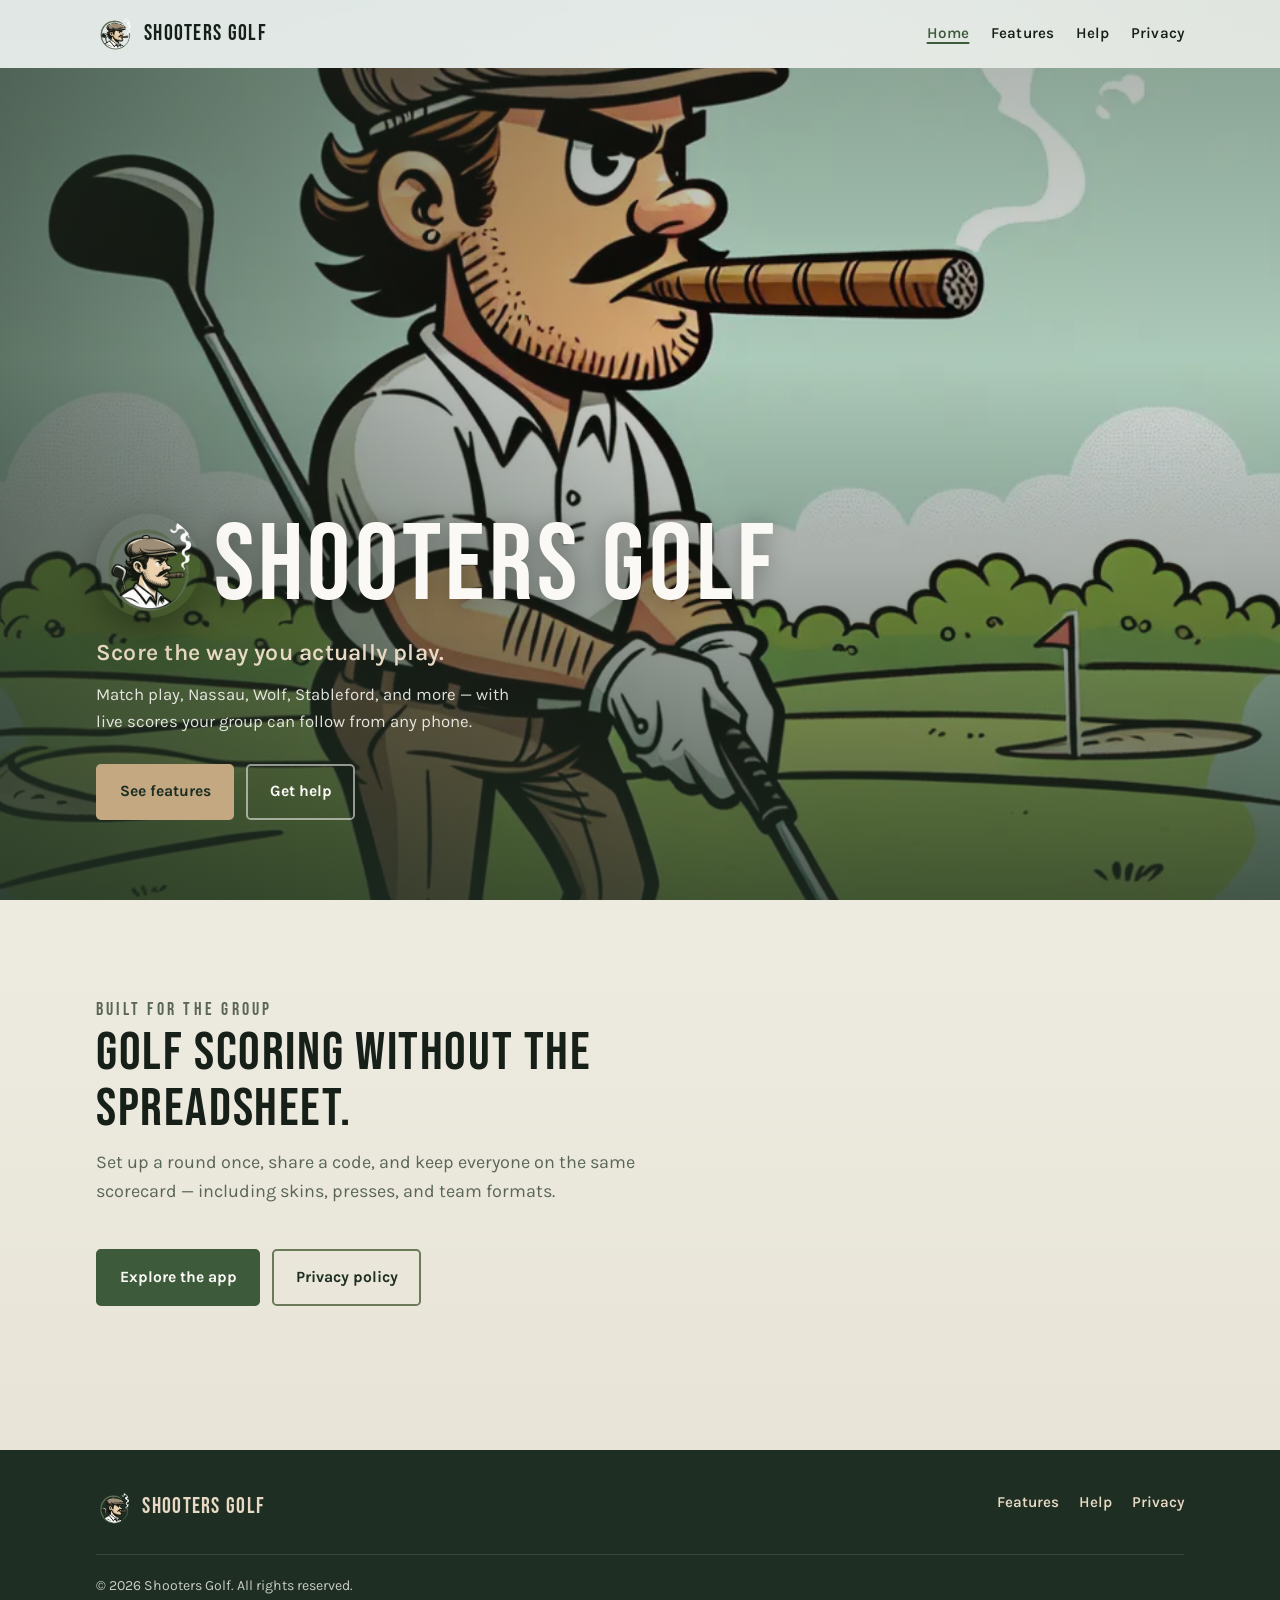
<file: index.html>
<!DOCTYPE html>
<html lang="en">
<head>
  <meta charset="UTF-8" />
  <meta name="viewport" content="width=device-width, initial-scale=1" />
  <title>Shooters Golf — Score the way you play</title>
  <meta name="description" content="Shooters Golf is the golf scoring app for match play, Nassau, Wolf, Stableford, and more — with live leaderboards, GHIN handicaps, and shareable games." />
  <link rel="icon" href="assets/logo.png" type="image/png" />
  <link rel="preconnect" href="https://fonts.googleapis.com" />
  <link rel="preconnect" href="https://fonts.gstatic.com" crossorigin />
  <link href="https://fonts.googleapis.com/css2?family=Bebas+Neue&family=Karla:wght@400;600;700&display=swap" rel="stylesheet" />
  <link rel="stylesheet" href="assets/styles.css" />
</head>
<body>
  <header class="site-header" id="site-header">
    <div class="site-header__inner">
      <a class="brand-link" href="index.html">
        <img src="assets/logo.png" width="40" height="40" alt="" />
        <span>Shooters Golf</span>
      </a>
      <button class="nav-toggle" type="button" aria-expanded="false" aria-controls="site-nav" aria-label="Menu">
        <span></span><span></span><span></span>
      </button>
      <nav class="site-nav" id="site-nav">
        <a href="index.html" aria-current="page">Home</a>
        <a href="features.html">Features</a>
        <a href="help.html">Help</a>
        <a href="privacy.html">Privacy</a>
      </nav>
    </div>
  </header>

  <main class="page">
    <section class="hero" aria-label="Shooters Golf">
      <div class="hero__media" aria-hidden="true">
        <img src="assets/app-icon.png" alt="" />
        <div class="hero__veil"></div>
      </div>
      <div class="hero__content">
        <div class="hero__brand">
          <img src="assets/logo.png" width="104" height="104" alt="" />
          <h1 class="hero__brand-name">Shooters Golf</h1>
        </div>
        <p class="hero__headline">Score the way you actually play.</p>
        <p class="hero__support">Match play, Nassau, Wolf, Stableford, and more — with live scores your group can follow from any phone.</p>
        <div class="cta-row">
          <a class="btn btn--primary" href="features.html">See features</a>
          <a class="btn btn--ghost" href="help.html">Get help</a>
        </div>
      </div>
    </section>

    <section class="section">
      <div class="wrap">
        <div class="section__head">
          <p class="eyebrow">Built for the group</p>
          <h2>Golf scoring without the spreadsheet.</h2>
          <p>Set up a round once, share a code, and keep everyone on the same scorecard — including skins, presses, and team formats.</p>
        </div>
        <div class="cta-row">
          <a class="btn btn--solid" href="features.html">Explore the app</a>
          <a class="btn btn--outline" href="privacy.html">Privacy policy</a>
        </div>
      </div>
    </section>
  </main>

  <footer class="site-footer">
    <div class="site-footer__inner">
      <a class="site-footer__brand" href="index.html">
        <img src="assets/logo.png" width="36" height="36" alt="" />
        Shooters Golf
      </a>
      <nav aria-label="Footer">
        <a href="features.html">Features</a>
        <a href="help.html">Help</a>
        <a href="privacy.html">Privacy</a>
      </nav>
    </div>
    <p class="site-footer__copy">&copy; <span id="year"></span> Shooters Golf. All rights reserved.</p>
  </footer>

  <script src="assets/site.js"></script>
</body>
</html>
</file>
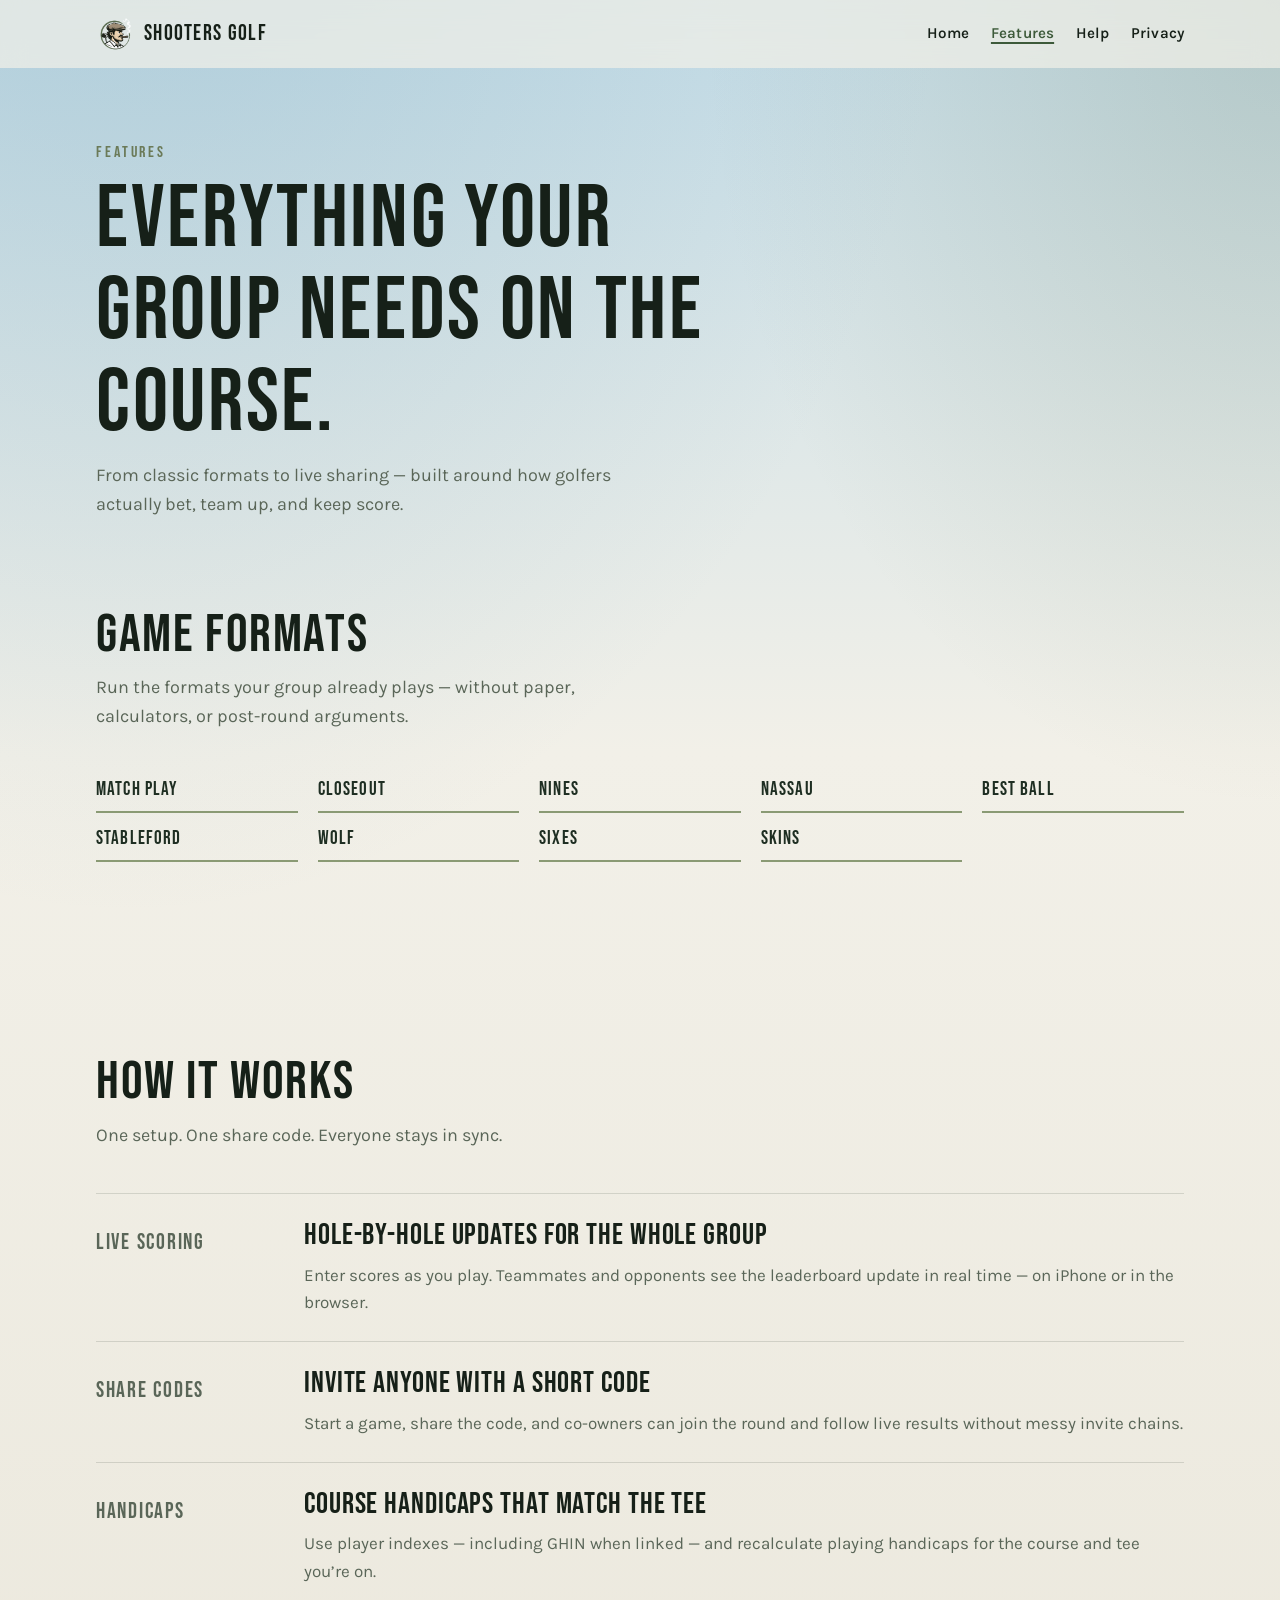
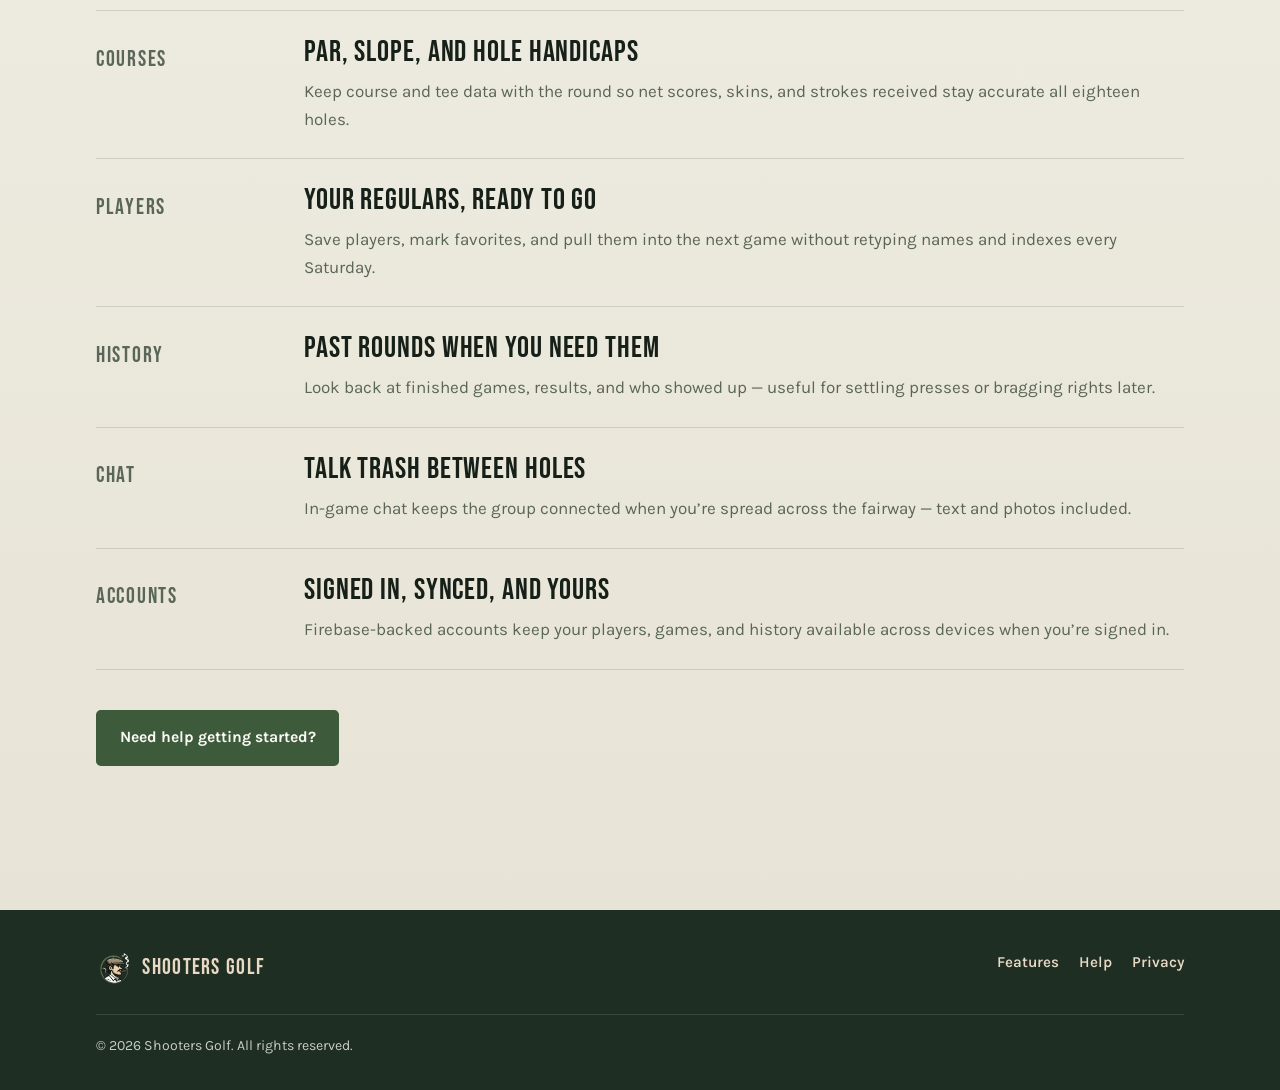
<file: features.html>
<!DOCTYPE html>
<html lang="en">
<head>
  <meta charset="UTF-8" />
  <meta name="viewport" content="width=device-width, initial-scale=1" />
  <title>Features — Shooters Golf</title>
  <meta name="description" content="Game formats, live leaderboards, GHIN handicaps, shared rounds, and chat — everything Shooters Golf brings to your group." />
  <link rel="icon" href="assets/logo.png" type="image/png" />
  <link rel="preconnect" href="https://fonts.googleapis.com" />
  <link rel="preconnect" href="https://fonts.gstatic.com" crossorigin />
  <link href="https://fonts.googleapis.com/css2?family=Bebas+Neue&family=Karla:wght@400;600;700&display=swap" rel="stylesheet" />
  <link rel="stylesheet" href="assets/styles.css" />
</head>
<body>
  <header class="site-header" id="site-header">
    <div class="site-header__inner">
      <a class="brand-link" href="index.html">
        <img src="assets/logo.png" width="40" height="40" alt="" />
        <span>Shooters Golf</span>
      </a>
      <button class="nav-toggle" type="button" aria-expanded="false" aria-controls="site-nav" aria-label="Menu">
        <span></span><span></span><span></span>
      </button>
      <nav class="site-nav" id="site-nav">
        <a href="index.html">Home</a>
        <a href="features.html" aria-current="page">Features</a>
        <a href="help.html">Help</a>
        <a href="privacy.html">Privacy</a>
      </nav>
    </div>
  </header>

  <main class="page">
    <div class="wrap page-hero">
      <p class="eyebrow">Features</p>
      <h1>Everything your group needs on the course.</h1>
      <p class="lede">From classic formats to live sharing — built around how golfers actually bet, team up, and keep score.</p>
    </div>

    <section class="section section--tight">
      <div class="wrap">
        <div class="section__head">
          <h2>Game formats</h2>
          <p>Run the formats your group already plays — without paper, calculators, or post-round arguments.</p>
        </div>
        <div class="game-grid" aria-label="Supported game types">
          <span>Match Play</span>
          <span>Closeout</span>
          <span>Nines</span>
          <span>Nassau</span>
          <span>Best Ball</span>
          <span>Stableford</span>
          <span>Wolf</span>
          <span>Sixes</span>
          <span>Skins</span>
        </div>
      </div>
    </section>

    <section class="section">
      <div class="wrap">
        <div class="section__head">
          <h2>How it works</h2>
          <p>One setup. One share code. Everyone stays in sync.</p>
        </div>
        <div class="feature-list">
          <article class="feature-row">
            <p class="feature-row__label">Live scoring</p>
            <div>
              <h3>Hole-by-hole updates for the whole group</h3>
              <p>Enter scores as you play. Teammates and opponents see the leaderboard update in real time — on iPhone or in the browser.</p>
            </div>
          </article>
          <article class="feature-row">
            <p class="feature-row__label">Share codes</p>
            <div>
              <h3>Invite anyone with a short code</h3>
              <p>Start a game, share the code, and co-owners can join the round and follow live results without messy invite chains.</p>
            </div>
          </article>
          <article class="feature-row">
            <p class="feature-row__label">Handicaps</p>
            <div>
              <h3>Course handicaps that match the tee</h3>
              <p>Use player indexes — including GHIN when linked — and recalculate playing handicaps for the course and tee you’re on.</p>
            </div>
          </article>
          <article class="feature-row">
            <p class="feature-row__label">Courses</p>
            <div>
              <h3>Par, slope, and hole handicaps</h3>
              <p>Keep course and tee data with the round so net scores, skins, and strokes received stay accurate all eighteen holes.</p>
            </div>
          </article>
          <article class="feature-row">
            <p class="feature-row__label">Players</p>
            <div>
              <h3>Your regulars, ready to go</h3>
              <p>Save players, mark favorites, and pull them into the next game without retyping names and indexes every Saturday.</p>
            </div>
          </article>
          <article class="feature-row">
            <p class="feature-row__label">History</p>
            <div>
              <h3>Past rounds when you need them</h3>
              <p>Look back at finished games, results, and who showed up — useful for settling presses or bragging rights later.</p>
            </div>
          </article>
          <article class="feature-row">
            <p class="feature-row__label">Chat</p>
            <div>
              <h3>Talk trash between holes</h3>
              <p>In-game chat keeps the group connected when you’re spread across the fairway — text and photos included.</p>
            </div>
          </article>
          <article class="feature-row">
            <p class="feature-row__label">Accounts</p>
            <div>
              <h3>Signed in, synced, and yours</h3>
              <p>Firebase-backed accounts keep your players, games, and history available across devices when you’re signed in.</p>
            </div>
          </article>
        </div>

        <div class="cta-row" style="margin-top: 2.5rem">
          <a class="btn btn--solid" href="help.html">Need help getting started?</a>
        </div>
      </div>
    </section>
  </main>

  <footer class="site-footer">
    <div class="site-footer__inner">
      <a class="site-footer__brand" href="index.html">
        <img src="assets/logo.png" width="36" height="36" alt="" />
        Shooters Golf
      </a>
      <nav aria-label="Footer">
        <a href="features.html">Features</a>
        <a href="help.html">Help</a>
        <a href="privacy.html">Privacy</a>
      </nav>
    </div>
    <p class="site-footer__copy">&copy; <span id="year"></span> Shooters Golf. All rights reserved.</p>
  </footer>

  <script src="assets/site.js"></script>
</body>
</html>
</file>
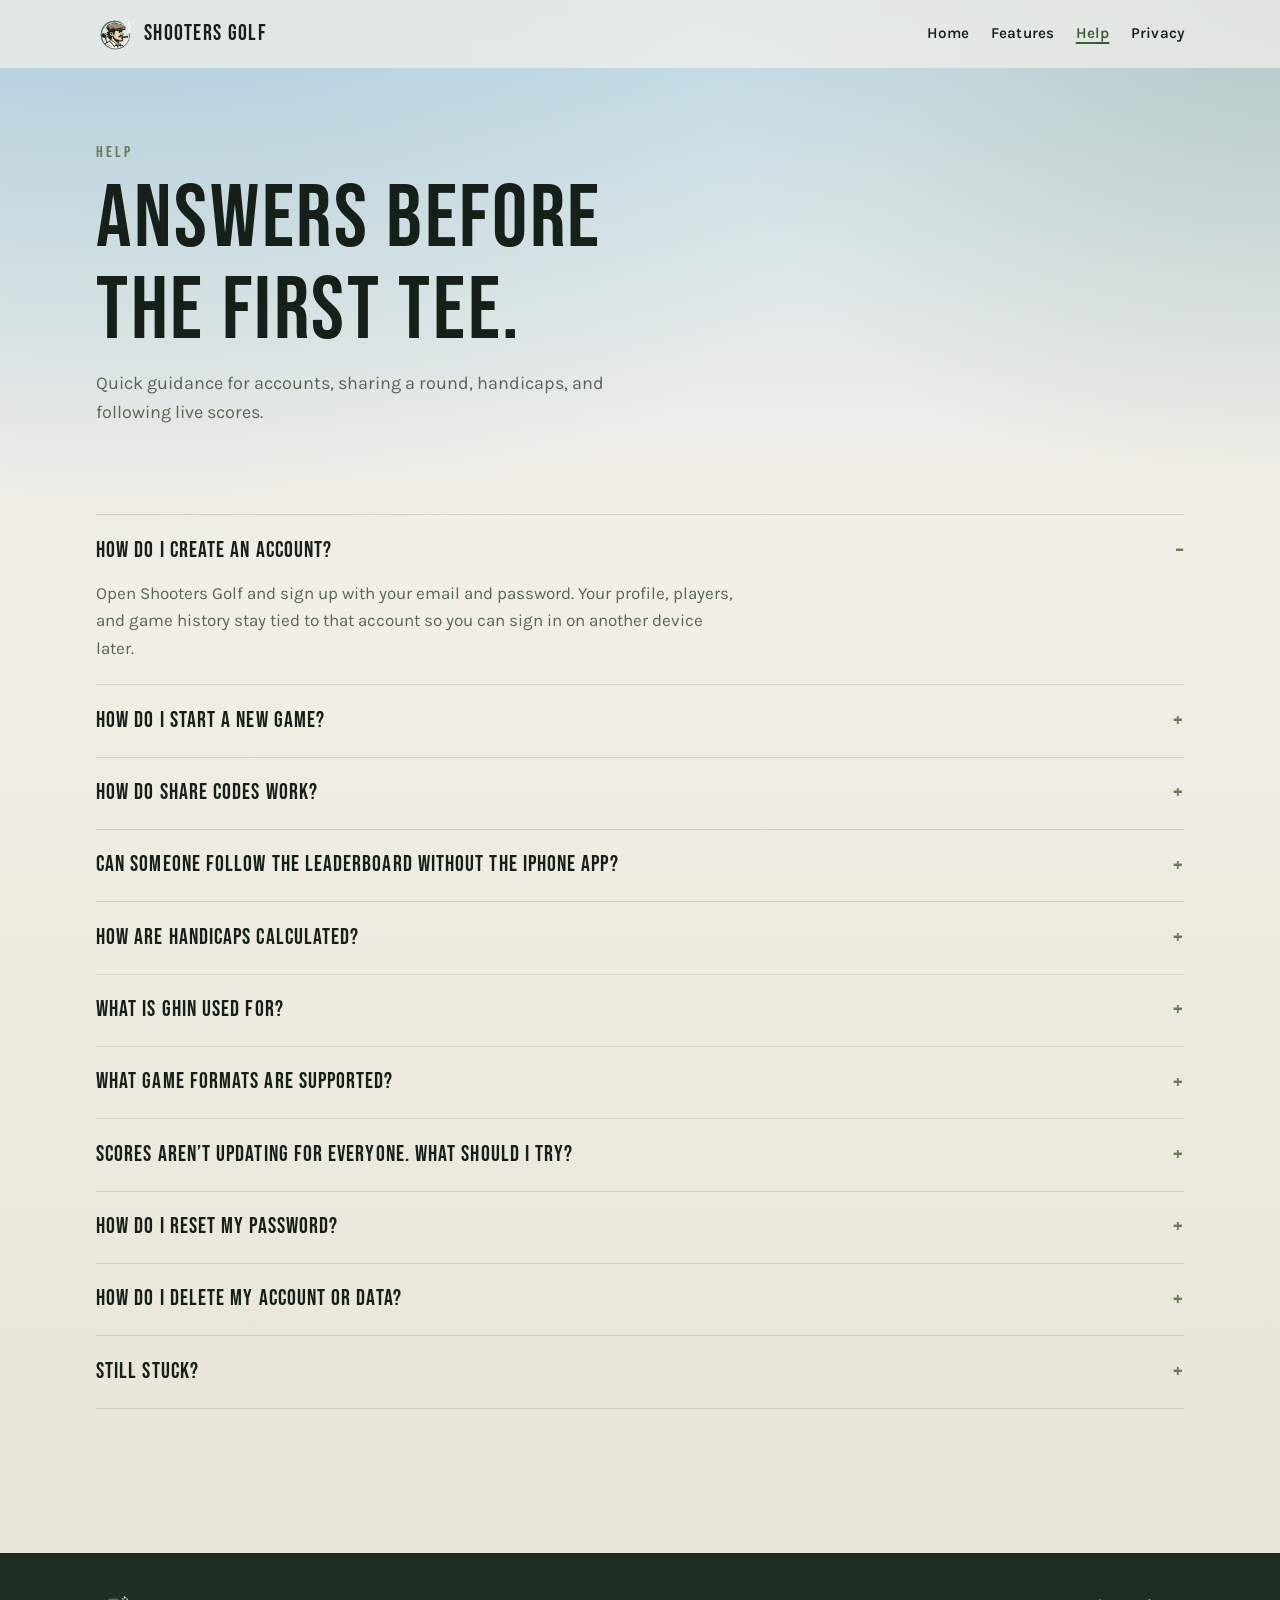
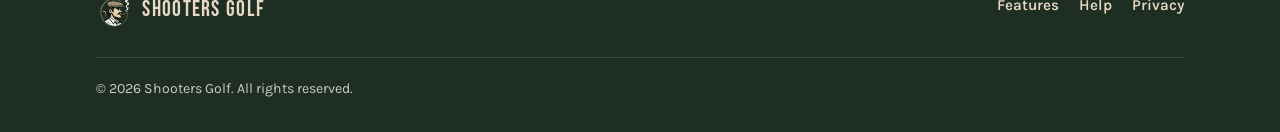
<file: help.html>
<!DOCTYPE html>
<html lang="en">
<head>
  <meta charset="UTF-8" />
  <meta name="viewport" content="width=device-width, initial-scale=1" />
  <title>Help — Shooters Golf</title>
  <meta name="description" content="Get help with Shooters Golf: accounts, starting a game, share codes, handicaps, GHIN, and live leaderboards." />
  <link rel="icon" href="assets/logo.png" type="image/png" />
  <link rel="preconnect" href="https://fonts.googleapis.com" />
  <link rel="preconnect" href="https://fonts.gstatic.com" crossorigin />
  <link href="https://fonts.googleapis.com/css2?family=Bebas+Neue&family=Karla:wght@400;600;700&display=swap" rel="stylesheet" />
  <link rel="stylesheet" href="assets/styles.css" />
</head>
<body>
  <header class="site-header" id="site-header">
    <div class="site-header__inner">
      <a class="brand-link" href="index.html">
        <img src="assets/logo.png" width="40" height="40" alt="" />
        <span>Shooters Golf</span>
      </a>
      <button class="nav-toggle" type="button" aria-expanded="false" aria-controls="site-nav" aria-label="Menu">
        <span></span><span></span><span></span>
      </button>
      <nav class="site-nav" id="site-nav">
        <a href="index.html">Home</a>
        <a href="features.html">Features</a>
        <a href="help.html" aria-current="page">Help</a>
        <a href="privacy.html">Privacy</a>
      </nav>
    </div>
  </header>

  <main class="page">
    <div class="wrap page-hero">
      <p class="eyebrow">Help</p>
      <h1>Answers before the first tee.</h1>
      <p class="lede">Quick guidance for accounts, sharing a round, handicaps, and following live scores.</p>
    </div>

    <section class="section section--tight">
      <div class="wrap">
        <div class="faq">
          <details open>
            <summary>How do I create an account?</summary>
            <p>Open Shooters Golf and sign up with your email and password. Your profile, players, and game history stay tied to that account so you can sign in on another device later.</p>
          </details>
          <details>
            <summary>How do I start a new game?</summary>
            <p>Choose your course and tee, add players, pick a format (Match Play, Nassau, Wolf, Stableford, Sixes, and more), then start scoring hole by hole. You can adjust configs for formats that need them before or during the round.</p>
          </details>
          <details>
            <summary>How do share codes work?</summary>
            <p>When a game is live, the owner can share a short code. Other players enter that code to join as co-owners so they can read the game and follow the leaderboard. Only share codes with people in your group.</p>
          </details>
          <details>
            <summary>Can someone follow the leaderboard without the iPhone app?</summary>
            <p>Yes. With a share code, players can join the live web leaderboard in a browser and see scores update as they’re entered. Anonymous sign-in is used so each viewer has a secure session for joining.</p>
          </details>
          <details>
            <summary>How are handicaps calculated?</summary>
            <p>Each player has a handicap index (plus handicaps are supported). When you set up a round, Shooters Golf can calculate course/playing handicaps from the tee’s rating, slope, and par — and you can recalculate if the roster or tee changes.</p>
          </details>
          <details>
            <summary>What is GHIN used for?</summary>
            <p>If you link a GHIN number (where available), the app can help keep player indexes current instead of typing updates by hand. Handicap updates from GHIN depend on that service being available and correctly configured for the player.</p>
          </details>
          <details>
            <summary>What game formats are supported?</summary>
            <p>Match Play, Closeout, Nines, Nassau (match and stroke variants), 2-Player Best Ball, Stableford, Wolf, Sixes, and skins-related scoring. Open <a href="features.html">Features</a> for the full list and how each fits into a round.</p>
          </details>
          <details>
            <summary>Scores aren’t updating for everyone. What should I try?</summary>
            <p>Confirm everyone joined with the same share code and has a working connection. Have the person entering scores stay signed in, wait a moment for sync, then refresh the leaderboard. If one device was offline, reconnect and let pending hole scores sync before comparing cards.</p>
          </details>
          <details>
            <summary>How do I reset my password?</summary>
            <p>Use the forgot-password option on the sign-in screen. A reset email is sent to the address on your account. Check spam if it doesn’t arrive within a few minutes.</p>
          </details>
          <details>
            <summary>How do I delete my account or data?</summary>
            <p>You can delete your account and associated data from the app. Chat messages are also cleaned up automatically after 14 days. See the <a href="privacy.html">Privacy Policy</a> for what’s stored and how long it’s kept.</p>
          </details>
          <details>
            <summary>Still stuck?</summary>
            <p>Describe what you were doing (starting a game, joining with a code, handicap issue, etc.) and reach out through the contact option in the app. Include your platform (iOS or Android) and roughly when it happened so we can help faster.</p>
          </details>
        </div>
      </div>
    </section>
  </main>

  <footer class="site-footer">
    <div class="site-footer__inner">
      <a class="site-footer__brand" href="index.html">
        <img src="assets/logo.png" width="36" height="36" alt="" />
        Shooters Golf
      </a>
      <nav aria-label="Footer">
        <a href="features.html">Features</a>
        <a href="help.html">Help</a>
        <a href="privacy.html">Privacy</a>
      </nav>
    </div>
    <p class="site-footer__copy">&copy; <span id="year"></span> Shooters Golf. All rights reserved.</p>
  </footer>

  <script src="assets/site.js"></script>
</body>
</html>
</file>
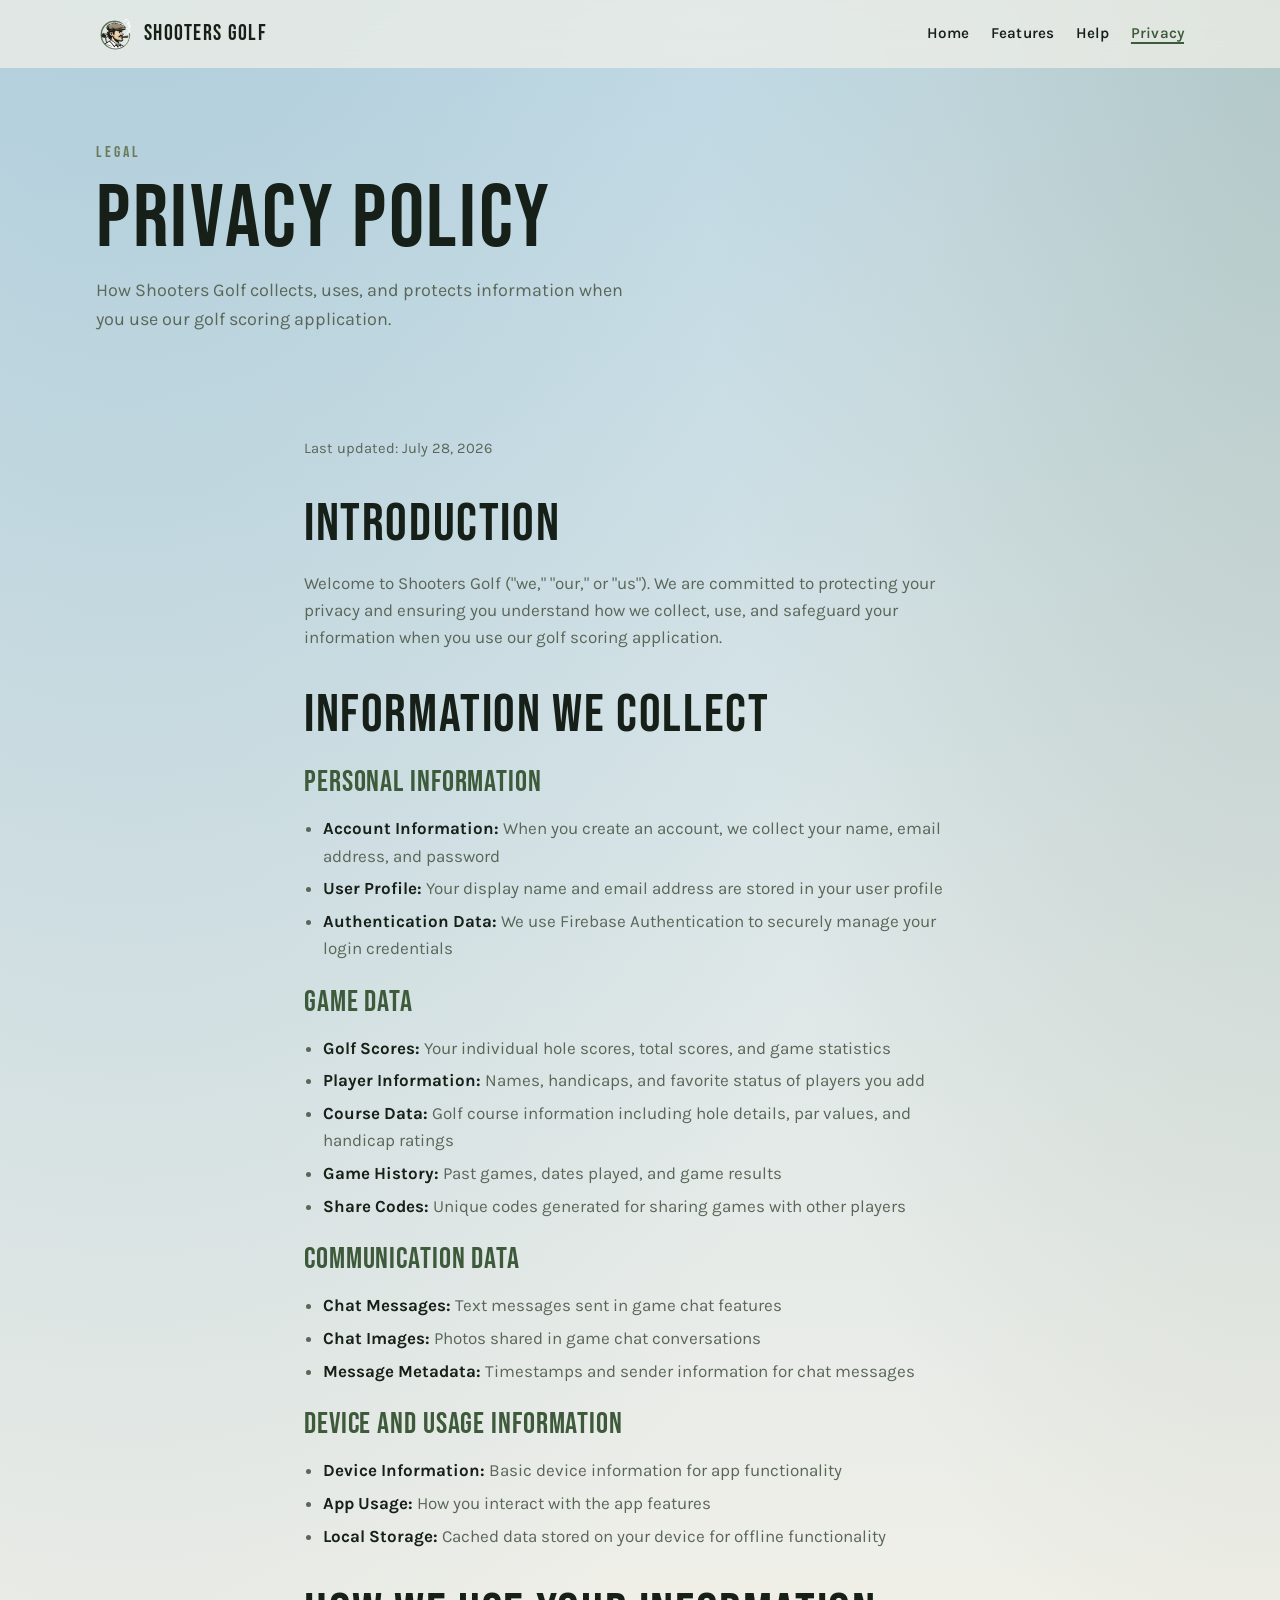
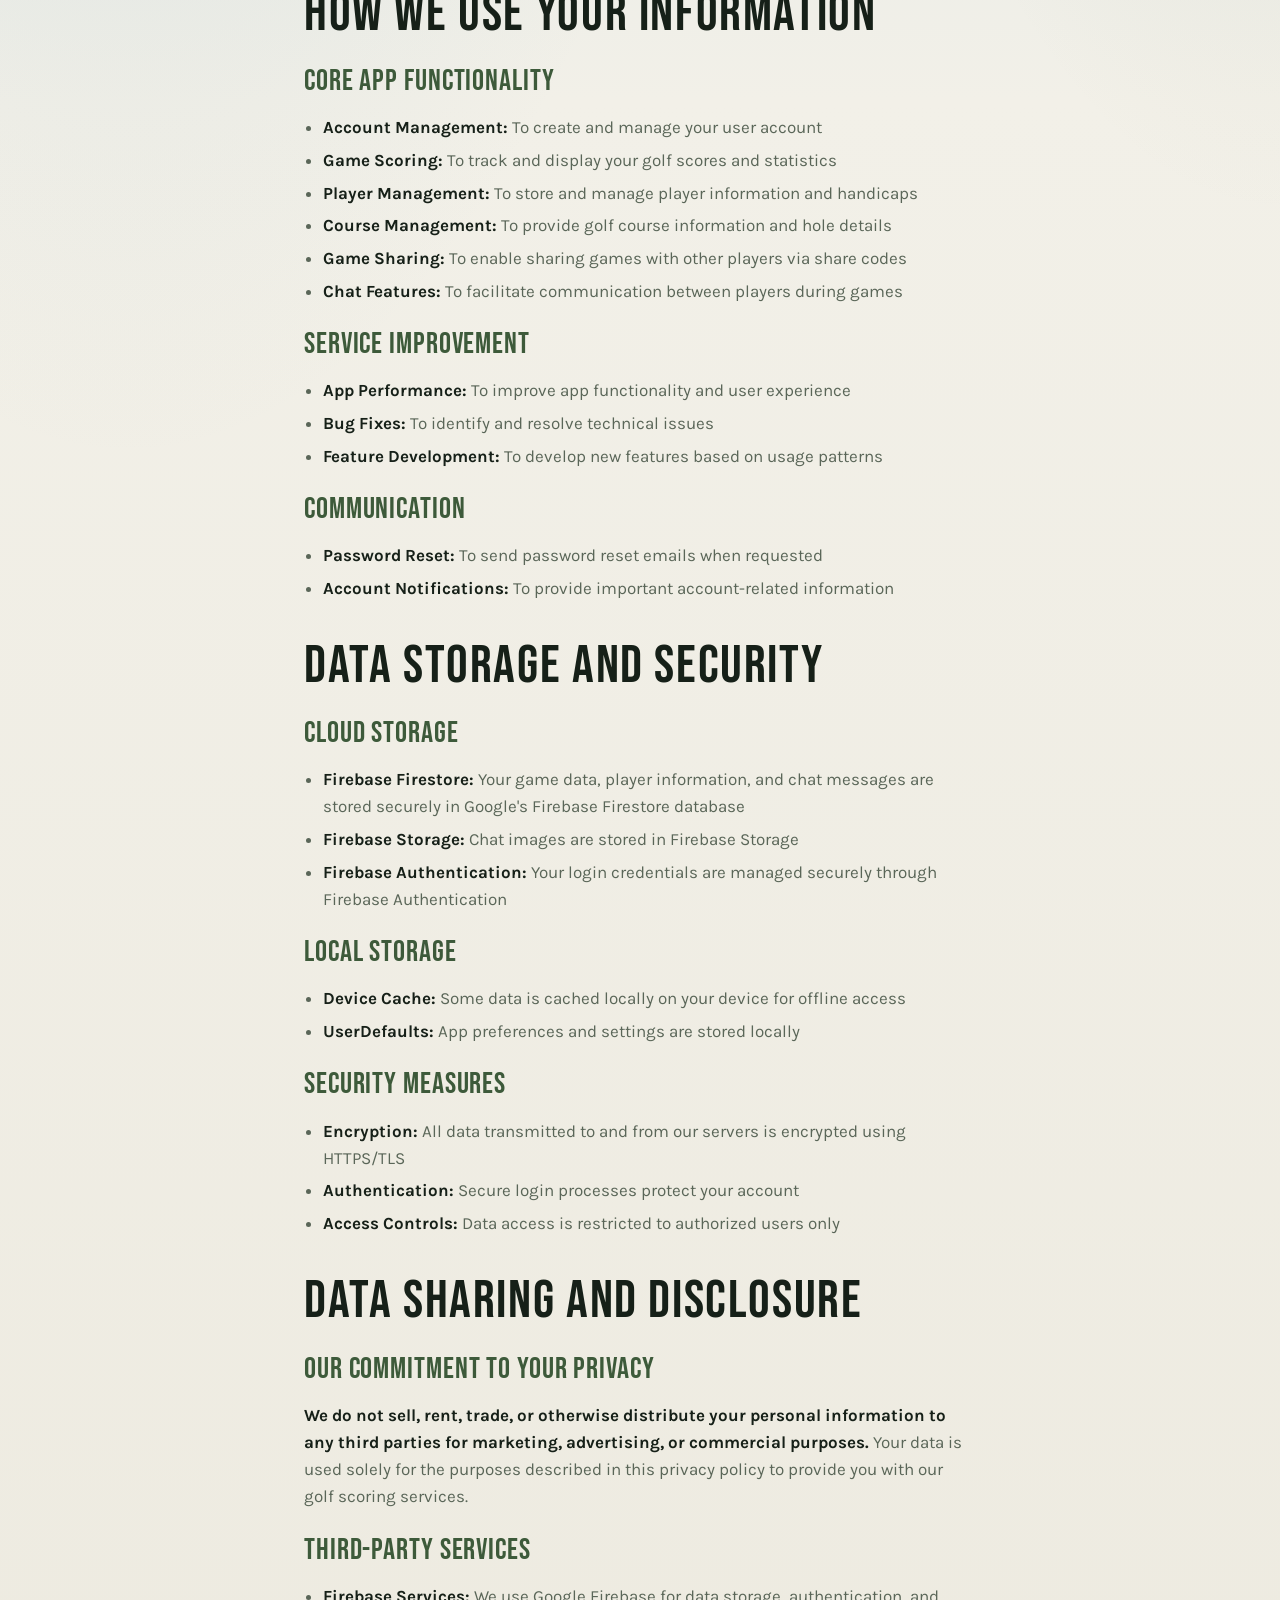
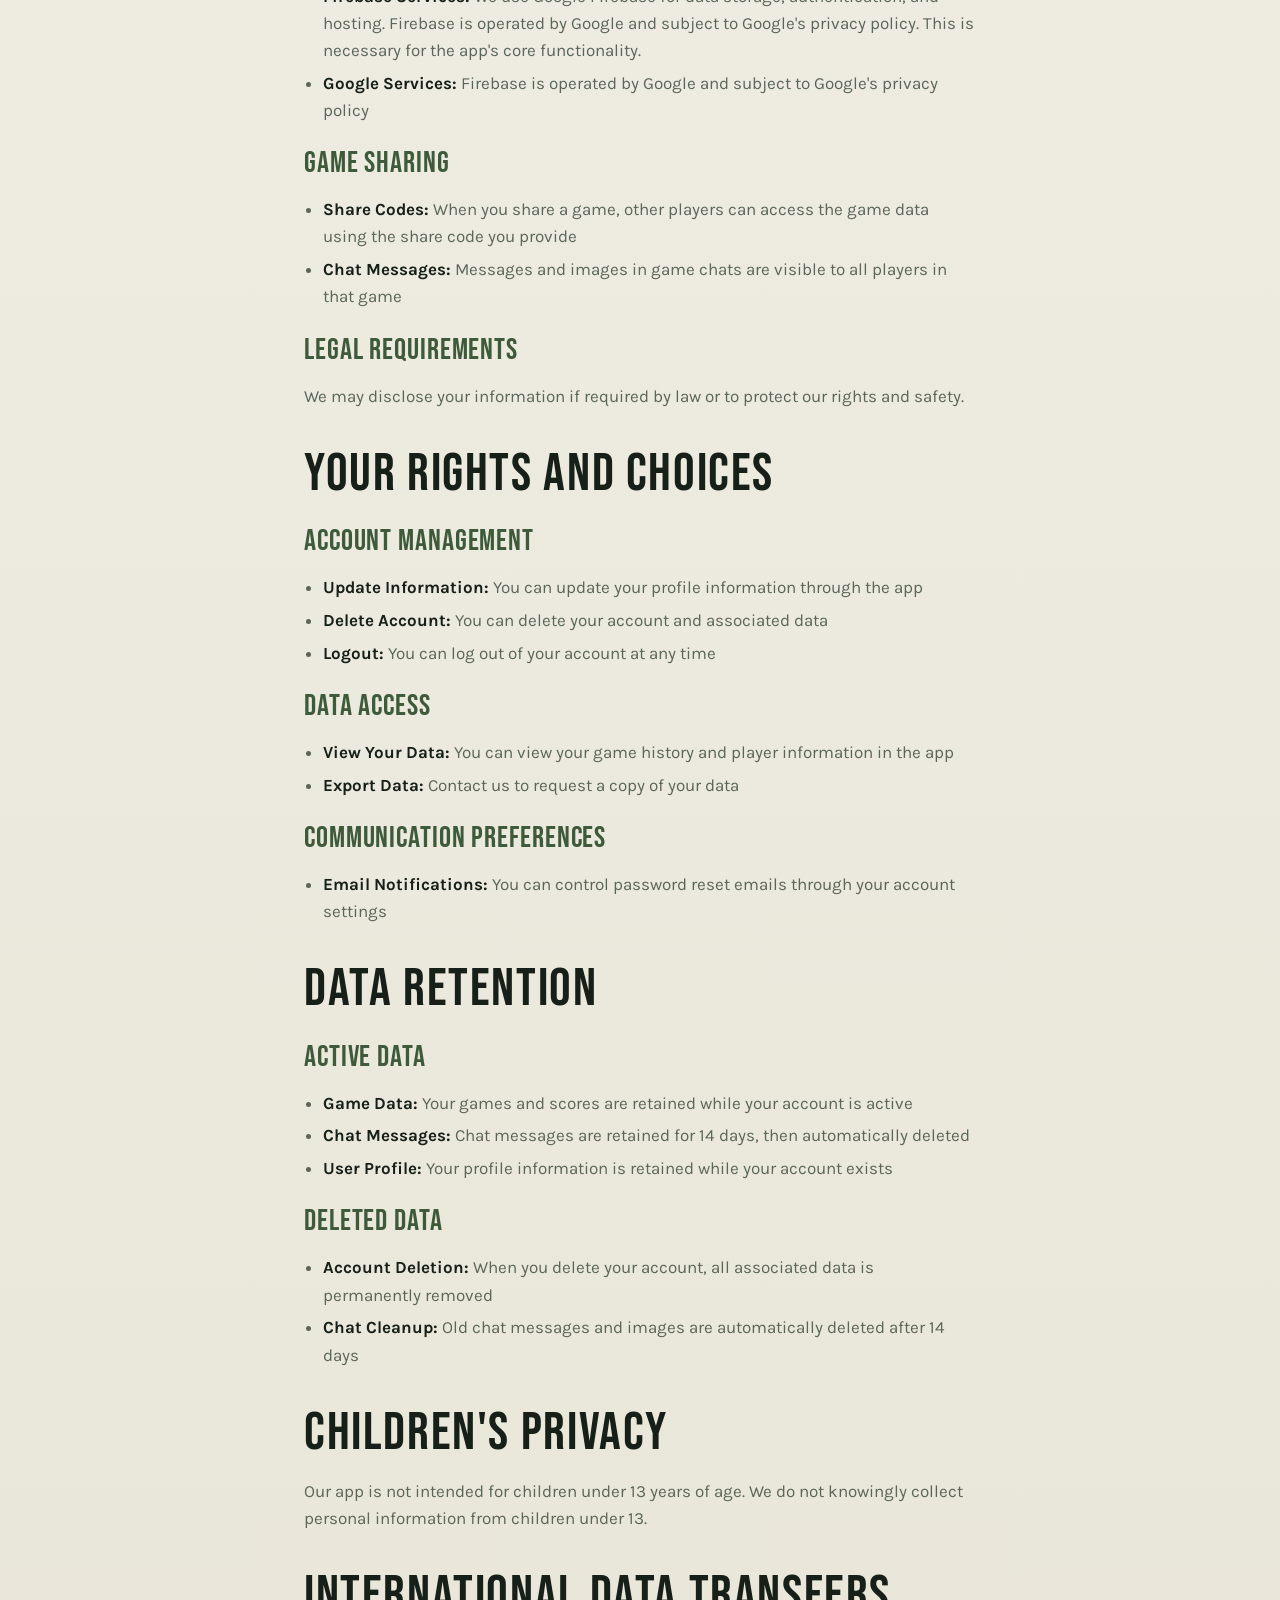
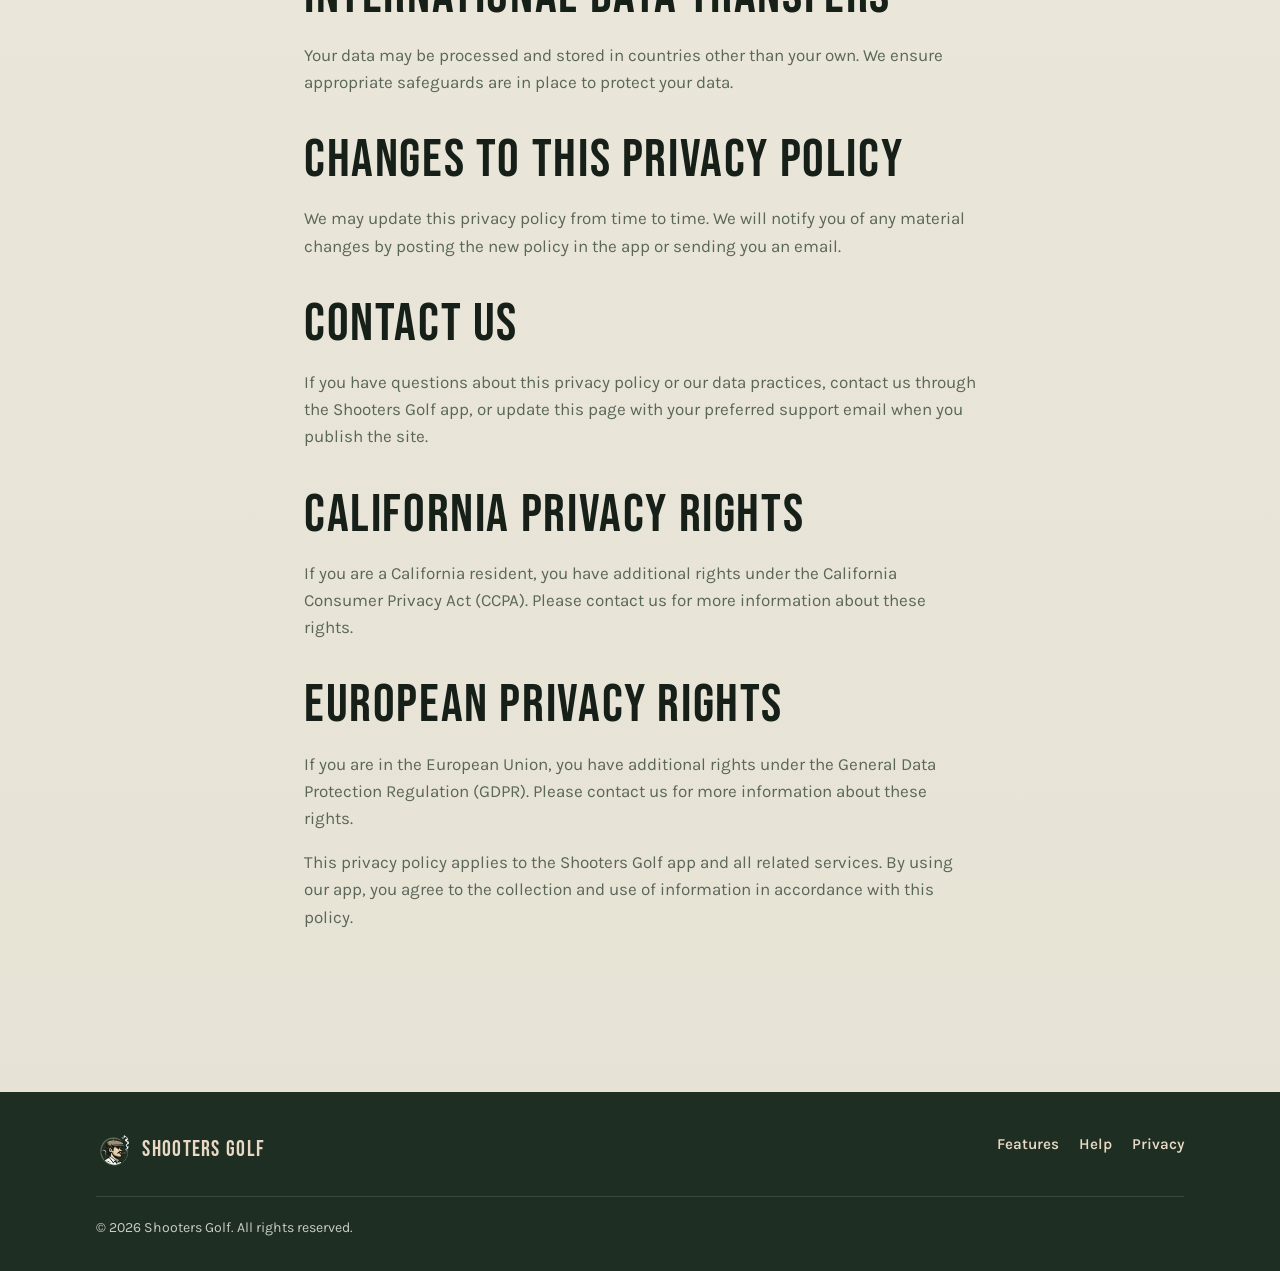
<file: privacy.html>
<!DOCTYPE html>
<html lang="en">
<head>
  <meta charset="UTF-8" />
  <meta name="viewport" content="width=device-width, initial-scale=1" />
  <title>Privacy Policy — Shooters Golf</title>
  <meta name="description" content="Privacy Policy for the Shooters Golf app: what we collect, how we use it, and your choices." />
  <link rel="icon" href="assets/logo.png" type="image/png" />
  <link rel="preconnect" href="https://fonts.googleapis.com" />
  <link rel="preconnect" href="https://fonts.gstatic.com" crossorigin />
  <link href="https://fonts.googleapis.com/css2?family=Bebas+Neue&family=Karla:wght@400;600;700&display=swap" rel="stylesheet" />
  <link rel="stylesheet" href="assets/styles.css" />
</head>
<body>
  <header class="site-header" id="site-header">
    <div class="site-header__inner">
      <a class="brand-link" href="index.html">
        <img src="assets/logo.png" width="40" height="40" alt="" />
        <span>Shooters Golf</span>
      </a>
      <button class="nav-toggle" type="button" aria-expanded="false" aria-controls="site-nav" aria-label="Menu">
        <span></span><span></span><span></span>
      </button>
      <nav class="site-nav" id="site-nav">
        <a href="index.html">Home</a>
        <a href="features.html">Features</a>
        <a href="help.html">Help</a>
        <a href="privacy.html" aria-current="page">Privacy</a>
      </nav>
    </div>
  </header>

  <main class="page">
    <div class="wrap page-hero">
      <p class="eyebrow">Legal</p>
      <h1>Privacy Policy</h1>
      <p class="lede">How Shooters Golf collects, uses, and protects information when you use our golf scoring application.</p>
    </div>

    <section class="section section--tight">
      <div class="wrap prose">
        <p class="updated">Last updated: July 28, 2026</p>

        <h2>Introduction</h2>
        <p>Welcome to Shooters Golf ("we," "our," or "us"). We are committed to protecting your privacy and ensuring you understand how we collect, use, and safeguard your information when you use our golf scoring application.</p>

        <h2>Information We Collect</h2>

        <h3>Personal Information</h3>
        <ul>
          <li><strong>Account Information:</strong> When you create an account, we collect your name, email address, and password</li>
          <li><strong>User Profile:</strong> Your display name and email address are stored in your user profile</li>
          <li><strong>Authentication Data:</strong> We use Firebase Authentication to securely manage your login credentials</li>
        </ul>

        <h3>Game Data</h3>
        <ul>
          <li><strong>Golf Scores:</strong> Your individual hole scores, total scores, and game statistics</li>
          <li><strong>Player Information:</strong> Names, handicaps, and favorite status of players you add</li>
          <li><strong>Course Data:</strong> Golf course information including hole details, par values, and handicap ratings</li>
          <li><strong>Game History:</strong> Past games, dates played, and game results</li>
          <li><strong>Share Codes:</strong> Unique codes generated for sharing games with other players</li>
        </ul>

        <h3>Communication Data</h3>
        <ul>
          <li><strong>Chat Messages:</strong> Text messages sent in game chat features</li>
          <li><strong>Chat Images:</strong> Photos shared in game chat conversations</li>
          <li><strong>Message Metadata:</strong> Timestamps and sender information for chat messages</li>
        </ul>

        <h3>Device and Usage Information</h3>
        <ul>
          <li><strong>Device Information:</strong> Basic device information for app functionality</li>
          <li><strong>App Usage:</strong> How you interact with the app features</li>
          <li><strong>Local Storage:</strong> Cached data stored on your device for offline functionality</li>
        </ul>

        <h2>How We Use Your Information</h2>

        <h3>Core App Functionality</h3>
        <ul>
          <li><strong>Account Management:</strong> To create and manage your user account</li>
          <li><strong>Game Scoring:</strong> To track and display your golf scores and statistics</li>
          <li><strong>Player Management:</strong> To store and manage player information and handicaps</li>
          <li><strong>Course Management:</strong> To provide golf course information and hole details</li>
          <li><strong>Game Sharing:</strong> To enable sharing games with other players via share codes</li>
          <li><strong>Chat Features:</strong> To facilitate communication between players during games</li>
        </ul>

        <h3>Service Improvement</h3>
        <ul>
          <li><strong>App Performance:</strong> To improve app functionality and user experience</li>
          <li><strong>Bug Fixes:</strong> To identify and resolve technical issues</li>
          <li><strong>Feature Development:</strong> To develop new features based on usage patterns</li>
        </ul>

        <h3>Communication</h3>
        <ul>
          <li><strong>Password Reset:</strong> To send password reset emails when requested</li>
          <li><strong>Account Notifications:</strong> To provide important account-related information</li>
        </ul>

        <h2>Data Storage and Security</h2>

        <h3>Cloud Storage</h3>
        <ul>
          <li><strong>Firebase Firestore:</strong> Your game data, player information, and chat messages are stored securely in Google's Firebase Firestore database</li>
          <li><strong>Firebase Storage:</strong> Chat images are stored in Firebase Storage</li>
          <li><strong>Firebase Authentication:</strong> Your login credentials are managed securely through Firebase Authentication</li>
        </ul>

        <h3>Local Storage</h3>
        <ul>
          <li><strong>Device Cache:</strong> Some data is cached locally on your device for offline access</li>
          <li><strong>UserDefaults:</strong> App preferences and settings are stored locally</li>
        </ul>

        <h3>Security Measures</h3>
        <ul>
          <li><strong>Encryption:</strong> All data transmitted to and from our servers is encrypted using HTTPS/TLS</li>
          <li><strong>Authentication:</strong> Secure login processes protect your account</li>
          <li><strong>Access Controls:</strong> Data access is restricted to authorized users only</li>
        </ul>

        <h2>Data Sharing and Disclosure</h2>

        <h3>Our Commitment to Your Privacy</h3>
        <p><strong>We do not sell, rent, trade, or otherwise distribute your personal information to any third parties for marketing, advertising, or commercial purposes.</strong> Your data is used solely for the purposes described in this privacy policy to provide you with our golf scoring services.</p>

        <h3>Third-Party Services</h3>
        <ul>
          <li><strong>Firebase Services:</strong> We use Google Firebase for data storage, authentication, and hosting. Firebase is operated by Google and subject to Google's privacy policy. This is necessary for the app's core functionality.</li>
          <li><strong>Google Services:</strong> Firebase is operated by Google and subject to Google's privacy policy</li>
        </ul>

        <h3>Game Sharing</h3>
        <ul>
          <li><strong>Share Codes:</strong> When you share a game, other players can access the game data using the share code you provide</li>
          <li><strong>Chat Messages:</strong> Messages and images in game chats are visible to all players in that game</li>
        </ul>

        <h3>Legal Requirements</h3>
        <p>We may disclose your information if required by law or to protect our rights and safety.</p>

        <h2>Your Rights and Choices</h2>

        <h3>Account Management</h3>
        <ul>
          <li><strong>Update Information:</strong> You can update your profile information through the app</li>
          <li><strong>Delete Account:</strong> You can delete your account and associated data</li>
          <li><strong>Logout:</strong> You can log out of your account at any time</li>
        </ul>

        <h3>Data Access</h3>
        <ul>
          <li><strong>View Your Data:</strong> You can view your game history and player information in the app</li>
          <li><strong>Export Data:</strong> Contact us to request a copy of your data</li>
        </ul>

        <h3>Communication Preferences</h3>
        <ul>
          <li><strong>Email Notifications:</strong> You can control password reset emails through your account settings</li>
        </ul>

        <h2>Data Retention</h2>

        <h3>Active Data</h3>
        <ul>
          <li><strong>Game Data:</strong> Your games and scores are retained while your account is active</li>
          <li><strong>Chat Messages:</strong> Chat messages are retained for 14 days, then automatically deleted</li>
          <li><strong>User Profile:</strong> Your profile information is retained while your account exists</li>
        </ul>

        <h3>Deleted Data</h3>
        <ul>
          <li><strong>Account Deletion:</strong> When you delete your account, all associated data is permanently removed</li>
          <li><strong>Chat Cleanup:</strong> Old chat messages and images are automatically deleted after 14 days</li>
        </ul>

        <h2>Children's Privacy</h2>
        <p>Our app is not intended for children under 13 years of age. We do not knowingly collect personal information from children under 13.</p>

        <h2>International Data Transfers</h2>
        <p>Your data may be processed and stored in countries other than your own. We ensure appropriate safeguards are in place to protect your data.</p>

        <h2>Changes to This Privacy Policy</h2>
        <p>We may update this privacy policy from time to time. We will notify you of any material changes by posting the new policy in the app or sending you an email.</p>

        <h2>Contact Us</h2>
        <p>If you have questions about this privacy policy or our data practices, contact us through the Shooters Golf app, or update this page with your preferred support email when you publish the site.</p>

        <h2>California Privacy Rights</h2>
        <p>If you are a California resident, you have additional rights under the California Consumer Privacy Act (CCPA). Please contact us for more information about these rights.</p>

        <h2>European Privacy Rights</h2>
        <p>If you are in the European Union, you have additional rights under the General Data Protection Regulation (GDPR). Please contact us for more information about these rights.</p>

        <p>This privacy policy applies to the Shooters Golf app and all related services. By using our app, you agree to the collection and use of information in accordance with this policy.</p>
      </div>
    </section>
  </main>

  <footer class="site-footer">
    <div class="site-footer__inner">
      <a class="site-footer__brand" href="index.html">
        <img src="assets/logo.png" width="36" height="36" alt="" />
        Shooters Golf
      </a>
      <nav aria-label="Footer">
        <a href="features.html">Features</a>
        <a href="help.html">Help</a>
        <a href="privacy.html">Privacy</a>
      </nav>
    </div>
    <p class="site-footer__copy">&copy; <span id="year"></span> Shooters Golf. All rights reserved.</p>
  </footer>

  <script src="assets/site.js"></script>
</body>
</html>
</file>
<file: assets/styles.css>
:root {
  --green-deep: #1e2e22;
  --green-fairway: #3d5a3a;
  --green-olive: #6b7a58;
  --green-mist: #8a9a74;
  --tan: #c4a882;
  --tan-soft: #e8d9c4;
  --sky: #c5dde8;
  --sky-deep: #7ba8bc;
  --ink: #162018;
  --paper: #f2f0e8;
  --paper-warm: #e6e2d4;
  --white: #faf9f5;
  --muted: #5a6658;
  --line: rgba(30, 46, 34, 0.14);

  --font-display: "Bebas Neue", "Arial Narrow", sans-serif;
  --font-body: "Karla", system-ui, sans-serif;

  --space: clamp(1.25rem, 3vw, 2.5rem);
  --max: 68rem;
  --nav-h: 4.25rem;
}

*,
*::before,
*::after {
  box-sizing: border-box;
}

html {
  scroll-behavior: smooth;
}

body {
  margin: 0;
  font-family: var(--font-body);
  font-size: 1.0625rem;
  line-height: 1.6;
  color: var(--ink);
  background:
    radial-gradient(ellipse 120% 80% at 10% -10%, rgba(123, 168, 188, 0.35), transparent 55%),
    radial-gradient(ellipse 90% 60% at 100% 0%, rgba(107, 122, 88, 0.22), transparent 50%),
    linear-gradient(180deg, var(--sky) 0%, var(--paper) 28%, var(--paper-warm) 100%);
  min-height: 100vh;
  -webkit-font-smoothing: antialiased;
}

img {
  max-width: 100%;
  height: auto;
  display: block;
}

a {
  color: var(--green-fairway);
  text-decoration-thickness: 1.5px;
  text-underline-offset: 0.18em;
}

a:hover {
  color: var(--green-deep);
}

/* —— Nav —— */
.site-header {
  position: fixed;
  inset: 0 0 auto;
  z-index: 40;
  height: var(--nav-h);
  display: flex;
  align-items: center;
  backdrop-filter: blur(12px);
  background: rgba(242, 240, 232, 0.72);
  border-bottom: 1px solid transparent;
  transition: background 0.3s ease, border-color 0.3s ease, box-shadow 0.3s ease;
}

.site-header.is-scrolled {
  background: rgba(242, 240, 232, 0.92);
  border-bottom-color: var(--line);
  box-shadow: 0 8px 24px rgba(30, 46, 34, 0.06);
}

.site-header__inner {
  width: min(100% - 2rem, var(--max));
  margin-inline: auto;
  display: flex;
  align-items: center;
  justify-content: space-between;
  gap: 1rem;
}

.brand-link {
  display: flex;
  align-items: center;
  gap: 0.65rem;
  text-decoration: none;
  color: var(--ink);
}

.brand-link img {
  width: 2.35rem;
  height: 2.35rem;
  border-radius: 50%;
}

.brand-link span {
  font-family: var(--font-display);
  font-size: 1.35rem;
  letter-spacing: 0.06em;
  line-height: 1;
}

.nav-toggle {
  display: none;
  width: 2.5rem;
  height: 2.5rem;
  border: 1px solid var(--line);
  background: var(--white);
  border-radius: 0.35rem;
  cursor: pointer;
  padding: 0;
  align-items: center;
  justify-content: center;
  flex-direction: column;
  gap: 5px;
}

.nav-toggle span {
  display: block;
  width: 1.1rem;
  height: 2px;
  background: var(--ink);
}

.site-nav {
  display: flex;
  align-items: center;
  gap: 0.15rem 1.35rem;
}

.site-nav a {
  font-size: 0.95rem;
  font-weight: 600;
  color: var(--ink);
  text-decoration: none;
  letter-spacing: 0.01em;
}

.site-nav a:hover,
.site-nav a[aria-current="page"] {
  color: var(--green-fairway);
}

.site-nav a[aria-current="page"] {
  text-decoration: underline;
  text-decoration-thickness: 2px;
  text-underline-offset: 0.28em;
}

/* —— Layout —— */
.page {
  padding-top: var(--nav-h);
}

.wrap {
  width: min(100% - 2rem, var(--max));
  margin-inline: auto;
}

.section {
  padding: clamp(3.5rem, 8vw, 6rem) 0;
}

.section--tight {
  padding-top: clamp(2.5rem, 5vw, 3.5rem);
}

.section__head {
  max-width: 36rem;
  margin-bottom: clamp(1.75rem, 4vw, 2.75rem);
}

.eyebrow {
  font-family: var(--font-display);
  font-size: 1rem;
  letter-spacing: 0.18em;
  color: var(--green-olive);
  margin: 0 0 0.5rem;
}

h1,
h2,
h3 {
  font-family: var(--font-display);
  font-weight: 400;
  letter-spacing: 0.03em;
  line-height: 1.05;
  margin: 0 0 0.65rem;
}

h1 {
  font-size: clamp(3rem, 9vw, 5.5rem);
}

h2 {
  font-size: clamp(2.25rem, 5vw, 3.35rem);
}

h3 {
  font-size: clamp(1.45rem, 3vw, 1.85rem);
}

.lede,
.section__head p {
  margin: 0;
  color: var(--muted);
  font-size: 1.125rem;
  max-width: 34rem;
}

/* —— Hero (home) —— */
.hero {
  position: relative;
  min-height: calc(100vh - var(--nav-h));
  min-height: calc(100dvh - var(--nav-h));
  display: grid;
  align-items: end;
  overflow: hidden;
  color: var(--white);
}

.hero__media {
  position: absolute;
  inset: 0;
  z-index: 0;
}

.hero__media img {
  width: 100%;
  height: 100%;
  object-fit: cover;
  object-position: 58% 35%;
  transform: scale(1.06);
  animation: hero-drift 18s ease-in-out infinite alternate;
}

.hero__veil {
  position: absolute;
  inset: 0;
  background:
    linear-gradient(180deg, rgba(30, 46, 34, 0.35) 0%, rgba(30, 46, 34, 0.15) 35%, rgba(30, 46, 34, 0.78) 100%),
    linear-gradient(90deg, rgba(30, 46, 34, 0.55) 0%, transparent 55%);
}

.hero__content {
  position: relative;
  z-index: 1;
  width: min(100% - 2rem, var(--max));
  margin: 0 auto;
  padding: clamp(2rem, 6vw, 4rem) 0 clamp(3rem, 8vw, 5rem);
  animation: rise 0.9s ease-out both;
}

.hero__brand {
  display: flex;
  align-items: center;
  gap: 0.85rem;
  margin-bottom: 1rem;
}

.hero__brand img {
  width: clamp(4.5rem, 12vw, 6.5rem);
  height: clamp(4.5rem, 12vw, 6.5rem);
  border-radius: 50%;
  box-shadow: 0 12px 40px rgba(0, 0, 0, 0.35);
  animation: brand-in 1.1s ease-out 0.15s both;
}

.hero__brand-name {
  font-family: var(--font-display);
  font-size: clamp(3.25rem, 11vw, 6.75rem);
  letter-spacing: 0.04em;
  line-height: 0.92;
  margin: 0;
  text-shadow: 0 2px 24px rgba(0, 0, 0, 0.35);
}

.hero__headline {
  font-family: var(--font-body);
  font-weight: 600;
  font-size: clamp(1.15rem, 2.4vw, 1.45rem);
  letter-spacing: 0.01em;
  max-width: 22rem;
  margin: 0 0 0.65rem;
  color: var(--tan-soft);
}

.hero__support {
  margin: 0 0 1.75rem;
  max-width: 26rem;
  color: rgba(250, 249, 245, 0.88);
  font-size: 1.05rem;
}

.cta-row {
  display: flex;
  flex-wrap: wrap;
  gap: 0.75rem;
}

.btn {
  display: inline-flex;
  align-items: center;
  justify-content: center;
  gap: 0.4rem;
  padding: 0.85rem 1.35rem;
  font-family: var(--font-body);
  font-size: 0.98rem;
  font-weight: 700;
  text-decoration: none;
  border-radius: 0.3rem;
  border: 2px solid transparent;
  cursor: pointer;
  transition: transform 0.2s ease, background 0.2s ease, color 0.2s ease, border-color 0.2s ease;
}

.btn:hover {
  transform: translateY(-2px);
}

.btn--primary {
  background: var(--tan);
  color: var(--green-deep);
  border-color: var(--tan);
}

.btn--primary:hover {
  background: var(--tan-soft);
  color: var(--green-deep);
}

.btn--ghost {
  background: transparent;
  color: var(--white);
  border-color: rgba(250, 249, 245, 0.55);
}

.btn--ghost:hover {
  background: rgba(250, 249, 245, 0.12);
  color: var(--white);
}

.btn--solid {
  background: var(--green-fairway);
  color: var(--white);
  border-color: var(--green-fairway);
}

.btn--solid:hover {
  background: var(--green-deep);
  color: var(--white);
  border-color: var(--green-deep);
}

.btn--outline {
  background: transparent;
  color: var(--green-deep);
  border-color: var(--green-olive);
}

.btn--outline:hover {
  background: var(--green-deep);
  color: var(--white);
  border-color: var(--green-deep);
}

/* —— Feature strips (no cards) —— */
.feature-list {
  display: grid;
  gap: 0;
  border-top: 1px solid var(--line);
}

.feature-row {
  display: grid;
  grid-template-columns: minmax(7rem, 11rem) 1fr;
  gap: 1.25rem 2rem;
  padding: 1.6rem 0;
  border-bottom: 1px solid var(--line);
  animation: rise 0.7s ease-out both;
}

.feature-row:nth-child(2) { animation-delay: 0.08s; }
.feature-row:nth-child(3) { animation-delay: 0.14s; }
.feature-row:nth-child(4) { animation-delay: 0.2s; }
.feature-row:nth-child(5) { animation-delay: 0.26s; }
.feature-row:nth-child(6) { animation-delay: 0.32s; }
.feature-row:nth-child(7) { animation-delay: 0.38s; }
.feature-row:nth-child(8) { animation-delay: 0.44s; }

.feature-row__label {
  font-family: var(--font-display);
  font-size: 1.35rem;
  letter-spacing: 0.08em;
  color: var(--green-olive);
  margin: 0.15rem 0 0;
}

.feature-row p {
  margin: 0.35rem 0 0;
  color: var(--muted);
}

.game-grid {
  display: grid;
  grid-template-columns: repeat(auto-fill, minmax(10.5rem, 1fr));
  gap: 0.65rem 1.25rem;
  margin-top: 1.5rem;
}

.game-grid span {
  font-family: var(--font-display);
  font-size: 1.2rem;
  letter-spacing: 0.06em;
  color: var(--green-deep);
  padding-bottom: 0.35rem;
  border-bottom: 2px solid var(--green-mist);
}

/* —— Help —— */
.faq {
  display: grid;
  gap: 0;
  border-top: 1px solid var(--line);
}

.faq details {
  border-bottom: 1px solid var(--line);
  padding: 1.15rem 0;
}

.faq summary {
  font-family: var(--font-display);
  font-size: 1.35rem;
  letter-spacing: 0.05em;
  cursor: pointer;
  list-style: none;
  display: flex;
  justify-content: space-between;
  align-items: center;
  gap: 1rem;
}

.faq summary::-webkit-details-marker {
  display: none;
}

.faq summary::after {
  content: "+";
  font-size: 1.5rem;
  color: var(--green-olive);
  line-height: 1;
}

.faq details[open] summary::after {
  content: "–";
}

.faq details p {
  margin: 0.75rem 0 0.25rem;
  color: var(--muted);
  max-width: 40rem;
}

/* —— Privacy —— */
.prose {
  max-width: 42rem;
}

.prose h2 {
  margin-top: 2.25rem;
}

.prose h3 {
  margin-top: 1.5rem;
  color: var(--green-fairway);
}

.prose p,
.prose li {
  color: var(--muted);
}

.prose ul {
  padding-left: 1.2rem;
}

.prose li + li {
  margin-top: 0.35rem;
}

.prose strong {
  color: var(--ink);
  font-weight: 700;
}

.updated {
  font-size: 0.92rem;
  color: var(--green-olive);
  margin-bottom: 1.5rem;
}

/* —— Page hero (inner pages) —— */
.page-hero {
  padding: clamp(2.75rem, 7vw, 4.5rem) 0 clamp(1.5rem, 3vw, 2rem);
  animation: rise 0.75s ease-out both;
}

.page-hero h1 {
  max-width: 18ch;
}

/* —— Footer —— */
.site-footer {
  margin-top: clamp(2rem, 5vw, 3rem);
  padding: 2.5rem 0 2rem;
  background: var(--green-deep);
  color: rgba(250, 249, 245, 0.78);
}

.site-footer a {
  color: var(--tan-soft);
  text-decoration: none;
}

.site-footer a:hover {
  color: var(--white);
}

.site-footer__inner {
  width: min(100% - 2rem, var(--max));
  margin-inline: auto;
  display: flex;
  flex-wrap: wrap;
  justify-content: space-between;
  gap: 1.5rem 2rem;
}

.site-footer__brand {
  display: flex;
  align-items: center;
  gap: 0.65rem;
  color: var(--white);
  text-decoration: none;
  font-family: var(--font-display);
  font-size: 1.35rem;
  letter-spacing: 0.06em;
}

.site-footer__brand img {
  width: 2.25rem;
  height: 2.25rem;
  border-radius: 50%;
}

.site-footer nav {
  display: flex;
  flex-wrap: wrap;
  gap: 0.75rem 1.25rem;
  font-weight: 600;
  font-size: 0.95rem;
}

.site-footer__copy {
  width: min(100% - 2rem, var(--max));
  margin: 1.75rem auto 0;
  padding-top: 1.25rem;
  border-top: 1px solid rgba(250, 249, 245, 0.12);
  font-size: 0.88rem;
}

/* —— Animations —— */
@keyframes rise {
  from {
    opacity: 0;
    transform: translateY(1.1rem);
  }
  to {
    opacity: 1;
    transform: translateY(0);
  }
}

@keyframes brand-in {
  from {
    opacity: 0;
    transform: scale(0.88);
  }
  to {
    opacity: 1;
    transform: scale(1);
  }
}

@keyframes hero-drift {
  from {
    transform: scale(1.06) translate(0, 0);
  }
  to {
    transform: scale(1.12) translate(-1.5%, 1%);
  }
}

@media (prefers-reduced-motion: reduce) {
  *,
  *::before,
  *::after {
    animation: none !important;
    transition: none !important;
  }

  .hero__media img {
    transform: none;
  }
}

/* —— Mobile —— */
@media (max-width: 720px) {
  .nav-toggle {
    display: inline-flex;
  }

  .site-nav {
    position: absolute;
    top: var(--nav-h);
    left: 0;
    right: 0;
    flex-direction: column;
    align-items: stretch;
    gap: 0;
    padding: 0.5rem 1rem 1rem;
    background: rgba(242, 240, 232, 0.97);
    border-bottom: 1px solid var(--line);
    display: none;
  }

  .site-nav.is-open {
    display: flex;
  }

  .site-nav a {
    padding: 0.75rem 0.25rem;
    border-bottom: 1px solid var(--line);
  }

  .feature-row {
    grid-template-columns: 1fr;
    gap: 0.35rem;
  }

  .hero__media img {
    object-position: 72% 28%;
  }
}
</file>
